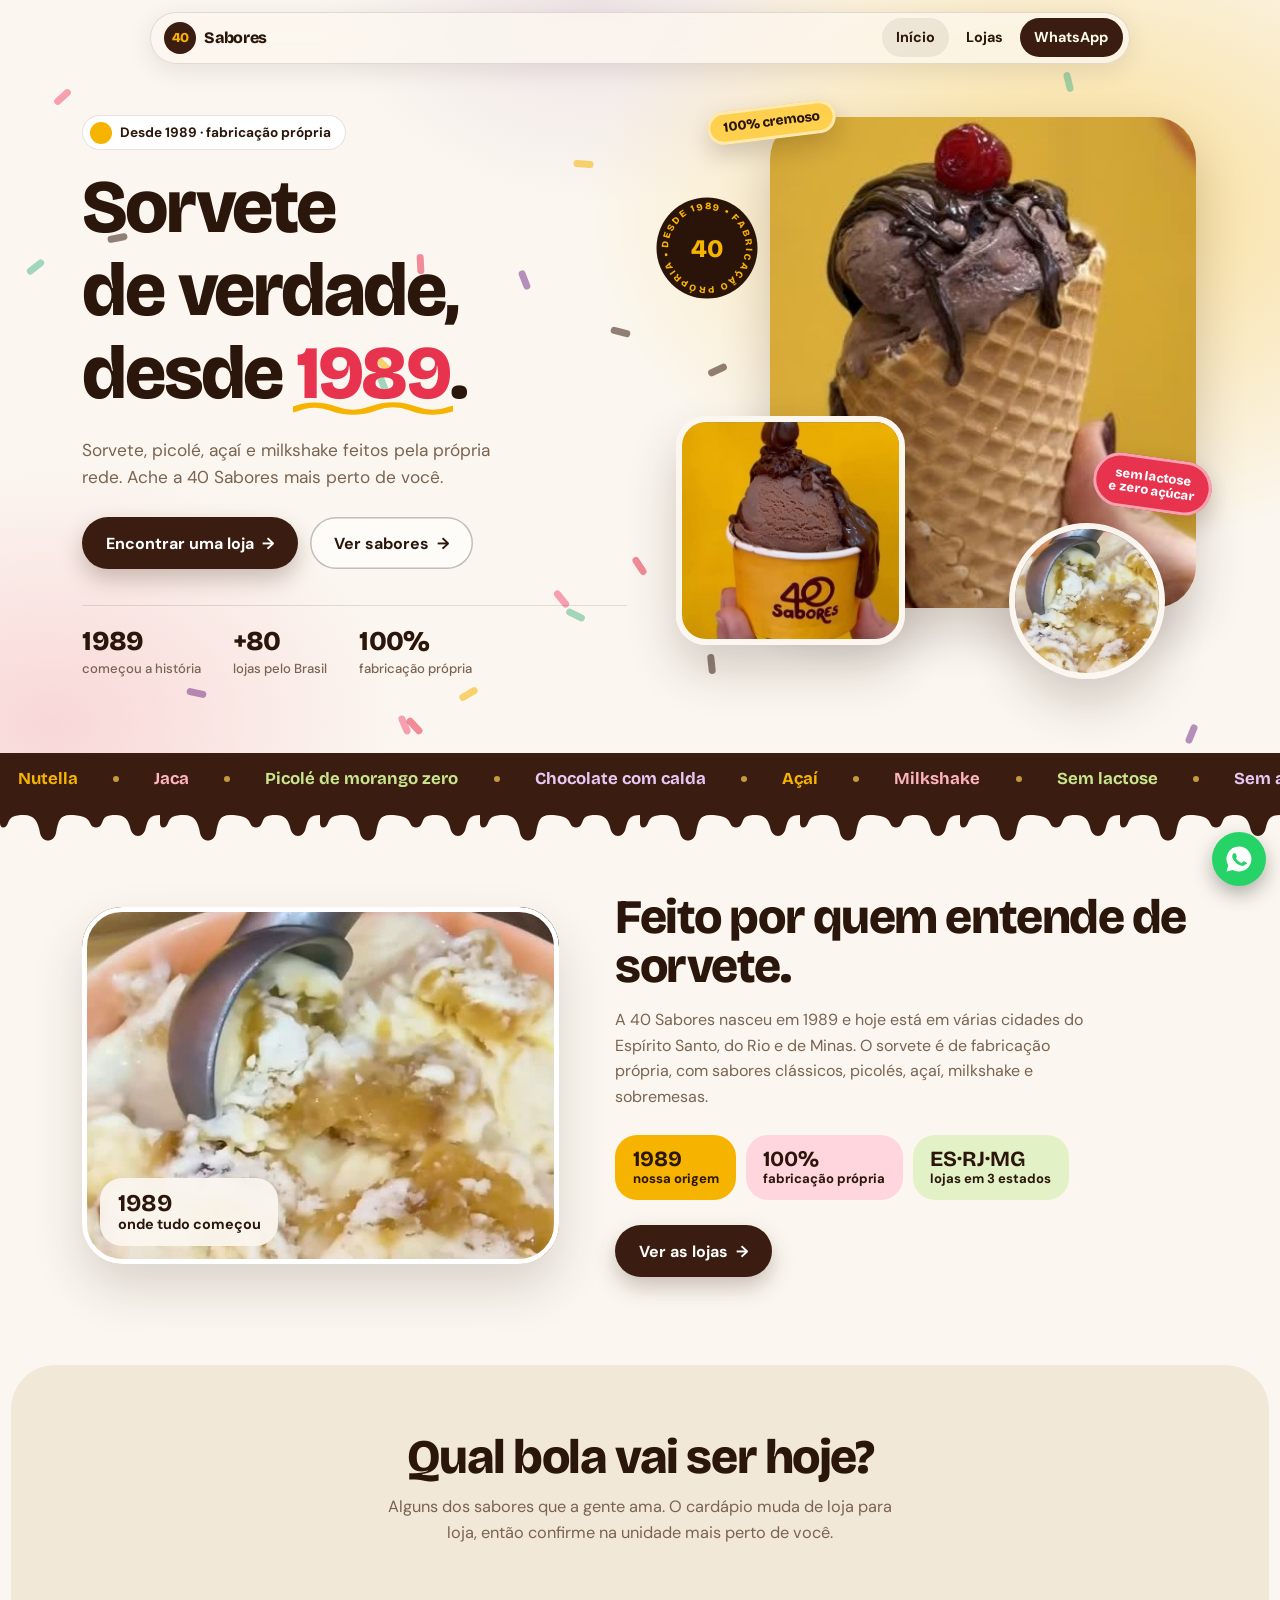
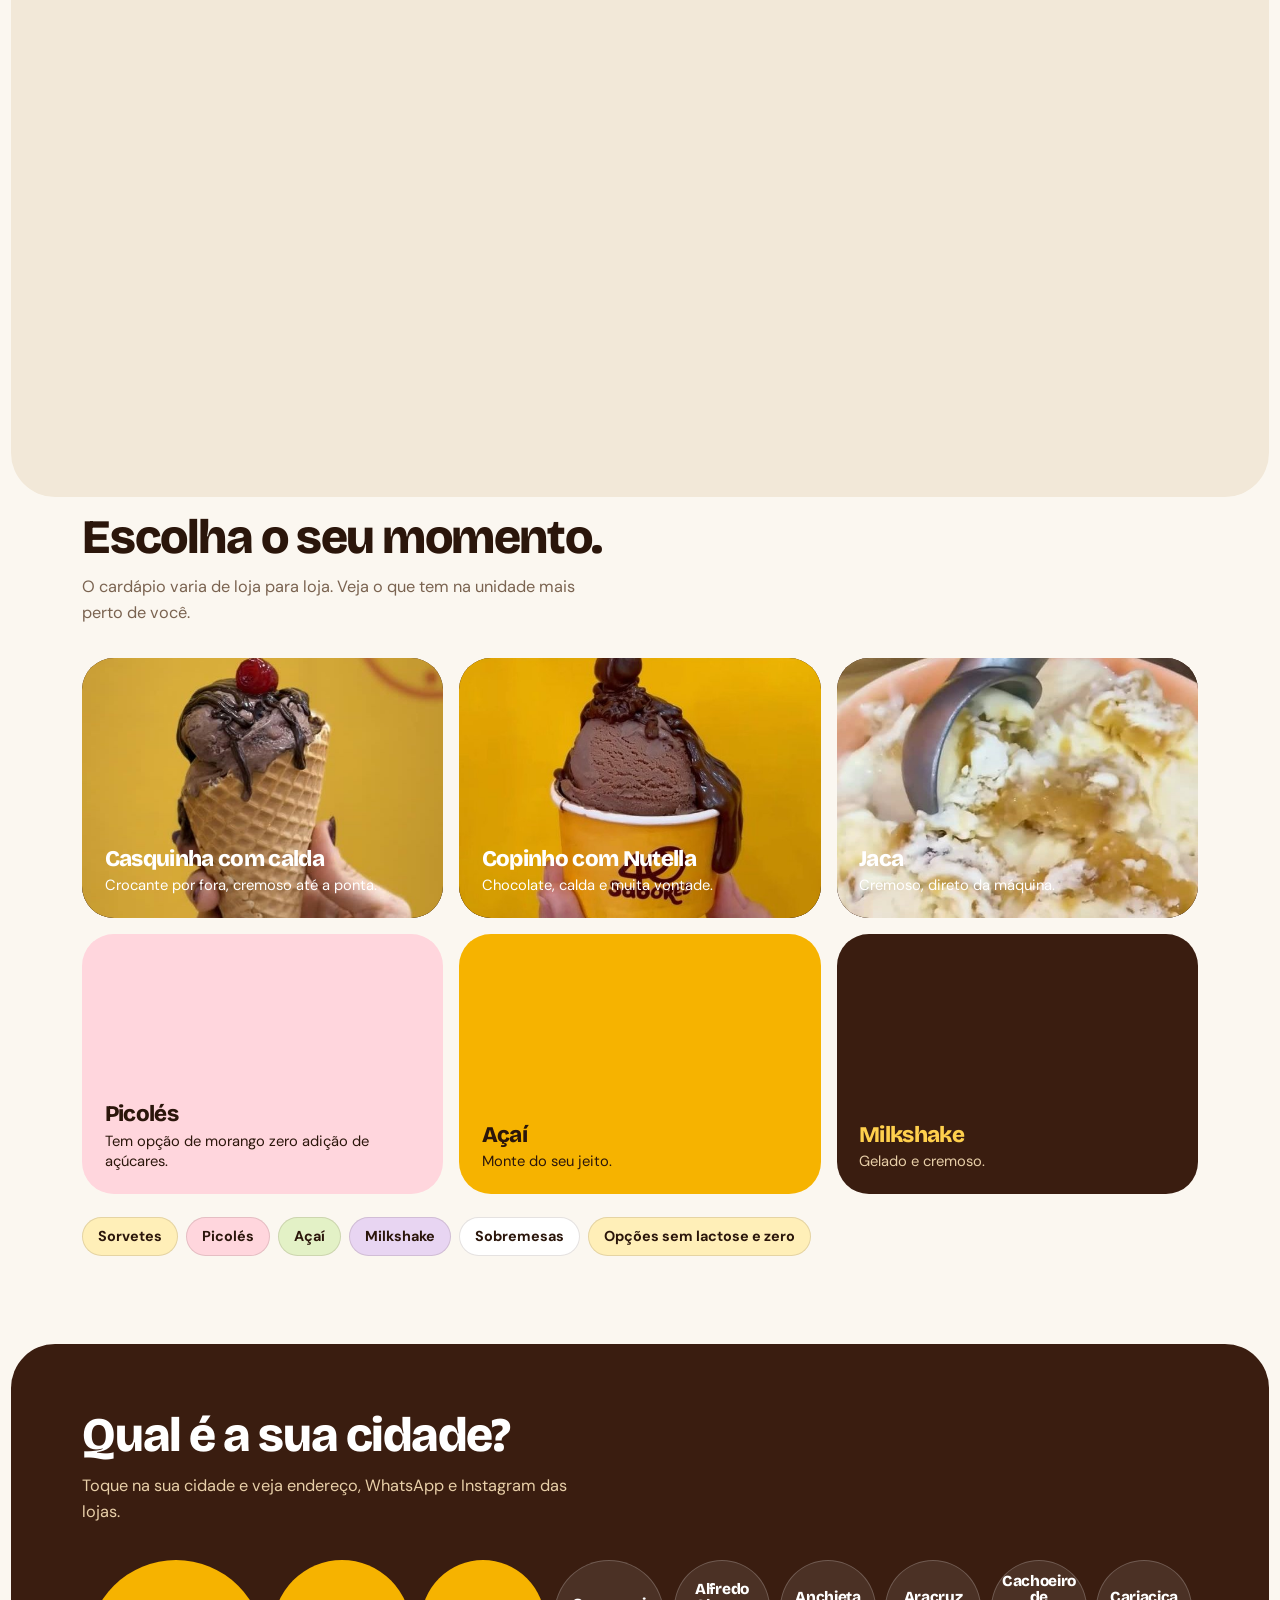
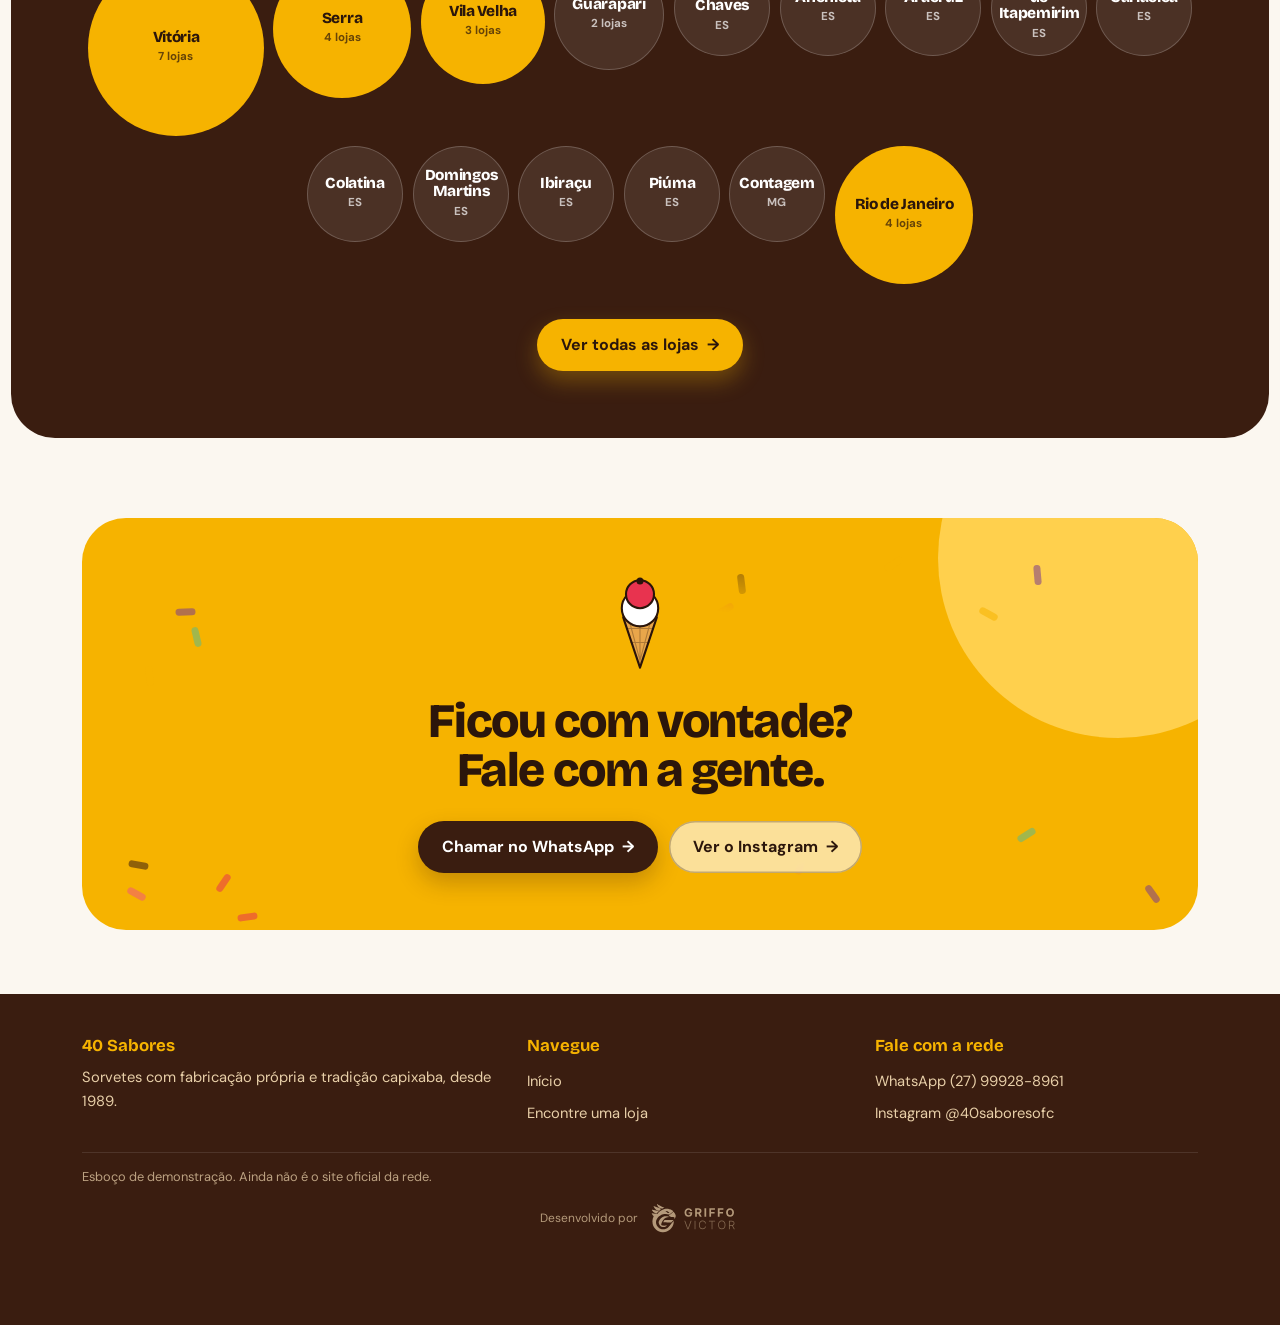
<file: index.html>
<!DOCTYPE html><html lang="pt-BR"><head><meta charset="utf-8"><meta name="viewport" content="width=device-width,initial-scale=1">
<title>40 Sabores — sorvete de verdade, desde 1989</title><meta name="description" content="40 Sabores: sorvete, picolé, açaí e milkshake com fabricação própria desde 1989. Encontre a loja mais perto de você.">
<link rel="preconnect" href="https://fonts.googleapis.com"><link rel="preconnect" href="https://fonts.gstatic.com" crossorigin>
<link href="https://fonts.googleapis.com/css2?family=Bricolage+Grotesque:opsz,wght@12..96,700;12..96,800&family=DM+Sans:wght@400;500;700;800&display=swap" rel="stylesheet">
<link rel="stylesheet" href="estilo.css?v=13"></head><body>
<main>
<section class="hero"><div class="conf" id="conf1" aria-hidden="true"></div><div class="wrap">
 <div>
  <div class="chips-top"><i></i>Desde 1989 · fabricação própria</div>
  <h1><span class="l"><span>Sorvete</span></span><span class="l"><span>de verdade,</span></span><span class="l"><span>desde <em>1989</em>.</span></span></h1>
  <p class="l-sub">Sorvete, picolé, açaí e milkshake feitos pela própria rede. Ache a 40 Sabores mais perto de você.</p>
  <div class="bt"><a class="btn b-esc" href="lojas.html">Encontrar uma loja</a><a class="btn b-lin" href="#sabores">Ver sabores</a></div>
  <div class="stats"><div><b>1989</b><span>começou a história</span></div><div><b data-n="80" data-pre="+">+80</b><span>lojas pelo Brasil</span></div><div><b>100%</b><span>fabricação própria</span></div></div>
 </div>
 <div class="arte">
  <figure class="pf pf1"><img src="foto-casquinha.jpg" alt="Casquinha com sorvete de chocolate, calda e cereja"></figure>
  <figure class="pf pf2"><img src="foto-copo.jpg" alt="Copinho 40 Sabores com sorvete de chocolate e calda" style="object-position:40% 50%"></figure>
  <figure class="pf pf3"><img src="foto-jaca.jpg" alt="Sorvete cremoso de jaca sendo servido"></figure>
  <div class="adesivo a1" aria-hidden="true">sem lactose<br>e zero açúcar</div><div class="adesivo a2" aria-hidden="true">100% cremoso</div>
  <div class="selo" aria-hidden="true"><svg viewBox="0 0 140 140"><defs><path id="c" d="M70 70m-52 0a52 52 0 1 1 104 0a52 52 0 1 1 -104 0"/></defs><circle cx="70" cy="70" r="68" fill="#2A1409"/><text font-family="Bricolage Grotesque,Arial Black,sans-serif" font-weight="800" font-size="13" fill="#F6B300"><textPath href="#c" textLength="320" lengthAdjust="spacing">DESDE 1989 • FABRICAÇÃO PRÓPRIA •</textPath></text><text x="70" y="82" text-anchor="middle" font-family="Bricolage Grotesque,Arial Black,sans-serif" font-weight="800" font-size="34" fill="#F6B300">40</text></svg></div>
 </div>
</div></section>
<div class="faixa" aria-label="Alguns sabores e produtos"><div class="trilho" id="trilho"></div></div>

<section class="hist"><div class="wrap">
 <div class="cardimg rv"><img src="foto-jaca.jpg" alt="Sorvete cremoso de jaca sendo servido"><div class="fl"><b>1989</b>onde tudo começou</div></div>
 <div class="rv"><h2>Feito por quem entende de sorvete.</h2>
  <p class="t">A 40 Sabores nasceu em 1989 e hoje está em várias cidades do Espírito Santo, do Rio e de Minas. O sorvete é de fabricação própria, com sabores clássicos, picolés, açaí, milkshake e sobremesas.</p>
  <div class="pilares"><div class="pil p1"><b>1989</b>nossa origem</div><div class="pil p2"><b>100%</b>fabricação própria</div><div class="pil p3"><b>ES·RJ·MG</b>lojas em 3 estados</div></div>
  <div class="bt"><a class="btn b-esc" href="lojas.html">Ver as lojas</a></div></div>
</div></section>

<section class="vit"><div class="wrap">
 <h2 class="rv">Qual bola vai ser hoje?</h2>
 <p class="intro rv">Alguns dos sabores que a gente ama. O cardápio muda de loja para loja, então confirme na unidade mais perto de você.</p>
 <div class="bolas" id="bolas"></div>
</div></section>

<section class="sab" id="sabores"><div class="wrap">
 <h2 class="rv">Escolha o seu momento.</h2>
 <p class="intro rv">O cardápio varia de loja para loja. Veja o que tem na unidade mais perto de você.</p>
 <div class="grade">
  <a class="cd foto rv" href="lojas.html"><img src="foto-casquinha.jpg" alt="" loading="lazy"><h3>Casquinha com calda</h3><p>Crocante por fora, cremoso até a ponta.</p></a>
  <a class="cd foto rv" href="lojas.html"><img src="foto-copo.jpg" alt="" loading="lazy" style="object-position:45% 50%"><h3>Copinho com Nutella</h3><p>Chocolate, calda e muita vontade.</p></a>
  <a class="cd foto rv" href="lojas.html"><img src="foto-jaca.jpg" alt="" loading="lazy"><h3>Jaca</h3><p>Cremoso, direto da máquina.</p></a>
  <div class="cd a rv"><h3>Picolés</h3><p>Tem opção de morango zero adição de açúcares.</p></div>
  <div class="cd b rv"><h3>Açaí</h3><p>Monte do seu jeito.</p></div>
  <div class="cd c rv"><h3>Milkshake</h3><p>Gelado e cremoso.</p></div>
 </div>
 <div class="pills"><span>Sorvetes</span><span>Picolés</span><span>Açaí</span><span>Milkshake</span><span>Sobremesas</span><span>Opções sem lactose e zero</span></div>
</div></section>

<section class="cid"><div class="wrap"><h2>Qual é a sua cidade?</h2><p class="intro">Toque na sua cidade e veja endereço, WhatsApp e Instagram das lojas.</p>
 <div class="bolhas" id="bolhas"></div>
 <div class="mais"><a class="btn b-gema" href="lojas.html">Ver todas as lojas</a></div></div></section>

<section class="fale"><div class="wrap"><div class="caixa"><div class="conf" id="conf2" aria-hidden="true"></div><div class="cone" id="cone"></div>
 <h2>Ficou com vontade? Fale com a gente.</h2>
 <div class="bt"><a class="btn b-esc" target="_blank" rel="noopener" href="https://wa.me/5527999288961?text=Ol%C3%A1%2C%2040%20Sabores!%20Vim%20pelo%20site.">Chamar no WhatsApp</a><a class="btn b-lin" target="_blank" rel="noopener" href="https://www.instagram.com/40saboresofc/">Ver o Instagram</a></div>
</div></div></section>
</main>
<script src="comum.js?v=10"></script><script>
montarLayout("inicio");efeitosHome();
const tr=document.getElementById("trilho");const bloco=SABORES.map(s=>"<span>"+s+"</span>").join("");tr.innerHTML=bloco+bloco;
bolhas(document.getElementById("bolhas"),LOJAS,{href:c=>"lojas.html?q="+encodeURIComponent(c)});
document.getElementById("cone").innerHTML=CONE;
confete(document.getElementById("conf1"),26);confete(document.getElementById("conf2"),18);
document.getElementById("bolas").innerHTML=BOLAS.map((b,i)=>`<div class="bola rv" style="--c:${b.t}"><div class="arte-b">${bolaSvg(b.c,b.e)}</div><b>${b.n}</b></div>`).join("");
</script></body></html>
</file>
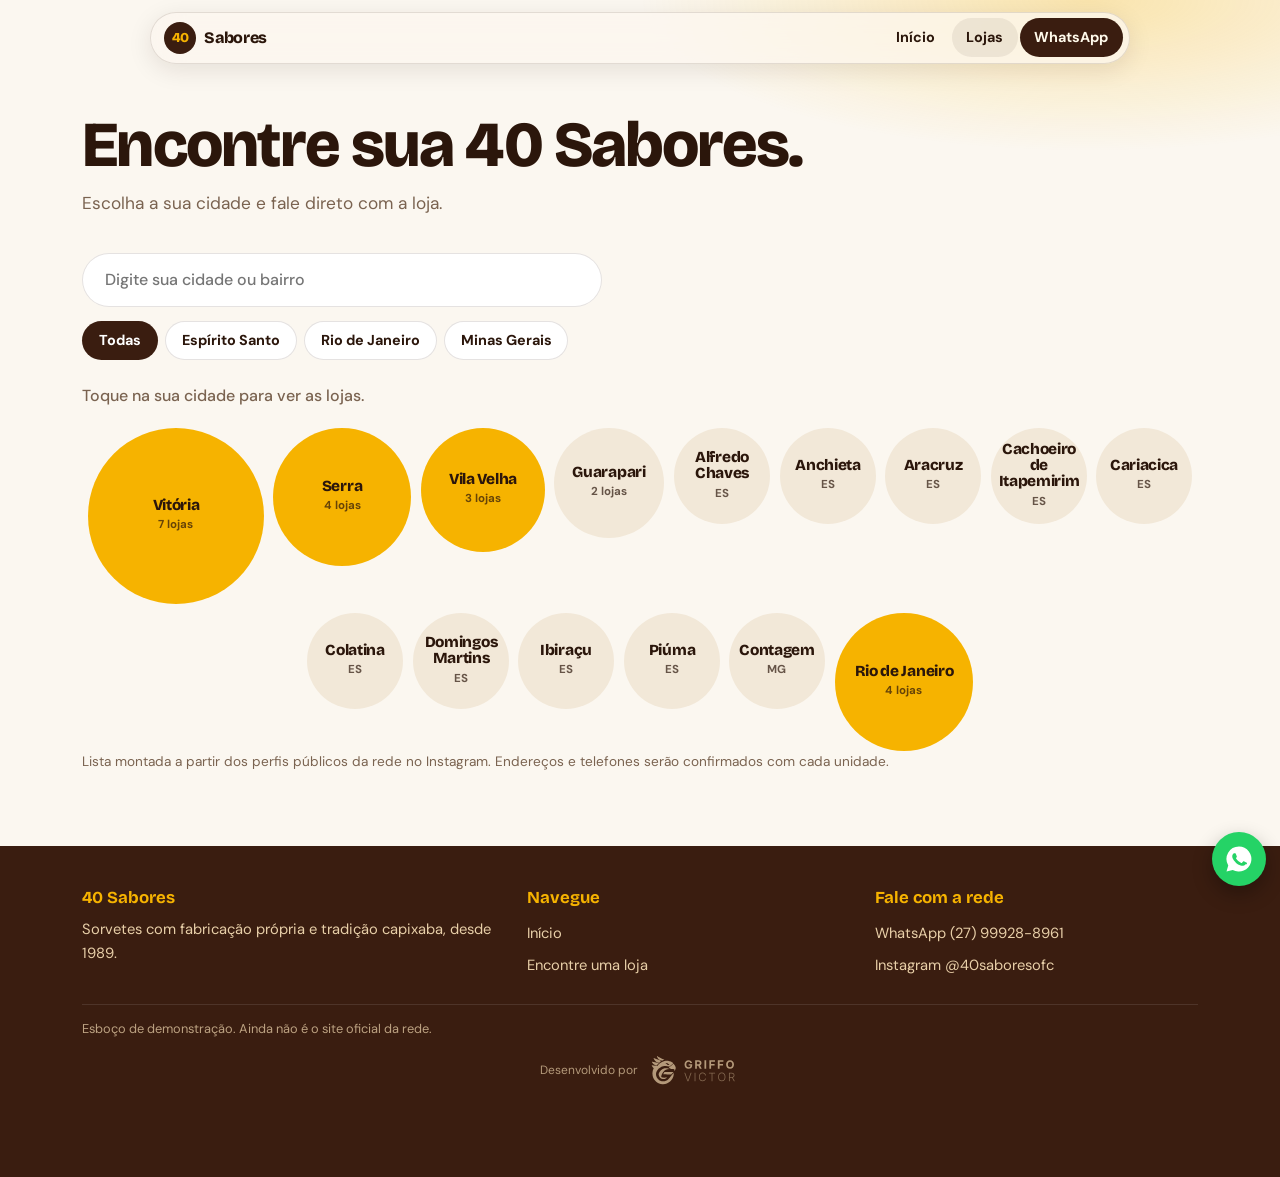
<file: lojas.html>
<!DOCTYPE html><html lang="pt-BR"><head><meta charset="utf-8"><meta name="viewport" content="width=device-width,initial-scale=1">
<title>Lojas — 40 Sabores</title><meta name="description" content="Encontre a 40 Sabores mais perto de você: endereço, WhatsApp e Instagram.">
<link rel="preconnect" href="https://fonts.googleapis.com"><link rel="preconnect" href="https://fonts.gstatic.com" crossorigin>
<link href="https://fonts.googleapis.com/css2?family=Bricolage+Grotesque:opsz,wght@12..96,700;12..96,800&family=DM+Sans:wght@400;500;700;800&display=swap" rel="stylesheet">
<link rel="stylesheet" href="estilo.css?v=13"></head><body>
<main>
<section class="topo-pg"><div class="wrap"><h1>Encontre sua 40 Sabores.</h1><p>Escolha a sua cidade e fale direto com a loja.</p></div></section>
<section class="escolha"><div class="wrap">
 <form class="busca" onsubmit="return false" role="search"><label class="sr" for="q">Buscar cidade ou bairro</label><input id="q" type="search" placeholder="Digite sua cidade ou bairro" autocomplete="off"></form>
 <div class="ufs" id="ufs" role="group" aria-label="Estado"></div>
 <p class="dica" id="dica" aria-live="polite"></p>
 <div class="bolhas" id="bolhas"></div>
 <section class="painel" id="painel" hidden aria-live="polite"><div class="ph"><h2 id="pt"></h2><button type="button" id="fechar">Ver outras cidades</button></div><div class="cards" id="cards"></div></section>
 <p class="vazio" id="vazio" hidden>Nenhuma loja encontrada. Tente outra cidade ou fale com a rede pelo WhatsApp.</p>
 <p class="nota">Lista montada a partir dos perfis públicos da rede no Instagram. Endereços e telefones serão confirmados com cada unidade.</p>
</div></section>
</main>
<script src="comum.js?v=10"></script><script>
montarLayout("lojas");
const norm=s=>s.normalize("NFD").replace(/[\u0300-\u036f]/g,"").toLowerCase();
const IG='<svg viewBox="0 0 24 24" width="22" height="22" fill="none" stroke="currentColor" stroke-width="2" aria-hidden="true"><rect x="3" y="3" width="18" height="18" rx="5"/><circle cx="12" cy="12" r="4"/><circle cx="17.5" cy="6.5" r="1" fill="currentColor" stroke="none"/></svg>';
const PIN='<svg viewBox="0 0 24 24" width="22" height="22" fill="#2A1409" aria-hidden="true"><path d="M12 2a7 7 0 0 0-7 7c0 5 7 13 7 13s7-8 7-13a7 7 0 0 0-7-7zm0 9.5A2.5 2.5 0 1 1 12 6.500a2.500 2.500 0 0 1 0 5z"/></svg>';
const ZP=ZAP_ICO.replace(/width="30" height="30"/,'width="24" height="24"');
const $=id=>document.getElementById(id);
let uf="",cid="";
const UFS=[...new Set(LOJAS.map(x=>x.uf))];
const NOME={ES:"Espírito Santo",RJ:"Rio de Janeiro",MG:"Minas Gerais"};
function lista(){const q=norm($("q").value.trim());return LOJAS.filter(x=>(!uf||x.uf===uf)&&(!q||norm(x.cidade+" "+x.uf+" "+x.nome+" "+x.end).includes(q)))}
function abrir(c){cid=c;desenhar(true)}
function desenhar(rolar){
 let l=lista();const cs=[...new Set(l.map(x=>x.cidade))];
 if($("q").value.trim()&&cs.length===1)cid=cs[0];
 if(cid&&!cs.includes(cid))cid="";
 const u=$("ufs");u.innerHTML="";
 [["","Todas"]].concat(UFS.map(e=>[e,NOME[e]||e])).forEach(([v,t])=>{const b=document.createElement("button");b.type="button";b.textContent=t;b.setAttribute("aria-pressed",uf===v);b.onclick=()=>{uf=v;cid="";desenhar()};u.append(b)});
 bolhas($("bolhas"),l,{ativa:cid,fn:abrir});
 $("bolhas").hidden=!!cid&&false;
 $("dica").textContent=l.length?(cid?"":"Toque na sua cidade para ver as lojas."):"";
 $("vazio").hidden=l.length>0;
 const p=$("painel");
 if(!cid){p.hidden=true;return}
 const ls=l.filter(x=>x.cidade===cid);
 $("pt").innerHTML=cid+"<small>"+ls[0].uf+" · "+ls.length+(ls.length>1?" lojas":" loja")+"</small>";
 $("cards").innerHTML=ls.map(x=>{
  const lnk=x.zap?zap(x.zap,"Olá, "+x.nome+"! Vim pelo site."):zap(WHATSAPP_REDE,"Olá! Gostaria de falar com a loja "+x.nome+".");
  const t=x.zap?"WhatsApp da loja":"Falar pela rede";
  return `<article class="loja"><span class="pin">${PIN}</span><div class="inf"><h3>${x.nome.replace("40 Sabores ","")===x.cidade?"40 Sabores":x.nome.replace("40 Sabores ","")}</h3>${x.end!==x.nome.replace("40 Sabores ","")?`<p>${x.end}</p>`:""}${x.tag?`<span class="tag">${x.tag}</span>`:""}</div>
  <div class="ac"><a class="ic z" target="_blank" rel="noopener" href="${lnk}" aria-label="${t}: ${x.nome}" title="${t}">${ZP}</a><a class="ic i" target="_blank" rel="noopener" href="https://www.instagram.com/${x.insta}/" aria-label="Instagram: ${x.nome}" title="Instagram">${IG}</a></div></article>`}).join("");
 p.hidden=false;
 if(rolar&&!reduz)p.scrollIntoView({behavior:"smooth",block:"start"});
}
$("fechar").onclick=()=>{cid="";desenhar();$("bolhas").scrollIntoView({behavior:"smooth",block:"center"})};
$("q").addEventListener("input",()=>{cid="";desenhar()});
const q0=new URLSearchParams(location.search).get("q")||"";
if(q0){const c=LOJAS.find(x=>norm(x.cidade)===norm(q0));if(c){cid=c.cidade}else{$("q").value=q0}}
desenhar();
</script></body></html>
</file>
<file: estilo.css>
:root{--bg:#FBF7F0;--areia:#F2E8D8;--ink:#2B160B;--choc:#3A1D10;--gema:#F6B300;--gema2:#FFD04D;--morango:#E8334F;--suave:#7a6350;--rosa:#FFD6DD;--pistache:#E3F1C6;--lilas:#E8D5F2;--creme:#FFEFB8;--linha:rgba(43,22,11,.12);
 --disp:"Bricolage Grotesque","Arial Black","Segoe UI",system-ui,sans-serif;--txt:"DM Sans","Segoe UI",system-ui,sans-serif}
*{box-sizing:border-box;margin:0;padding:0}
html{scroll-behavior:smooth;font-size:16px;overflow-x:hidden}
body{font-family:var(--txt);color:var(--ink);background:var(--bg);line-height:1.6;-webkit-font-smoothing:antialiased;overflow-x:clip}
img{display:block;max-width:100%}
a{color:inherit}
:focus-visible{outline:3px solid var(--morango);outline-offset:3px;border-radius:10px}
.wrap{max-width:1160px;margin:0 auto;padding:0 1.4rem}
.sr{position:absolute;left:-9999px}
h1,h2,h3{font-family:var(--disp);font-weight:800;line-height:1.02;letter-spacing:-.03em}
h2{font-size:clamp(1.9rem,4vw,3rem)}
.intro{max-width:32rem;color:var(--suave);font-size:1.02rem;margin-top:.8rem}
.rv{opacity:0;transform:translateY(14px);transition:opacity .6s,transform .6s;transition-delay:calc(var(--k,0)*70ms)}
.rv.in{opacity:1;transform:none}
html:not(.js) .rv{opacity:1;transform:none}

/* ===== menu ===== */
.menu{position:fixed;z-index:80;top:12px;left:50%;transform:translateX(-50%);width:min(980px,calc(100% - 20px));
 display:flex;align-items:center;justify-content:space-between;gap:.6rem;padding:.4rem .45rem .4rem .9rem;border-radius:999px;
 background:rgba(251,247,240,.78);backdrop-filter:blur(16px) saturate(1.5);-webkit-backdrop-filter:blur(16px) saturate(1.5);color:var(--ink);
 box-shadow:0 6px 24px rgba(43,22,11,.1),inset 0 0 0 1px var(--linha);transition:top .3s,background .3s}
.menu.pequeno{top:8px;background:rgba(251,247,240,.94)}
.logo{display:flex;align-items:center;gap:.5rem;text-decoration:none;font-family:var(--disp);font-weight:800;font-size:1rem;letter-spacing:-.02em}
.logo .n{display:grid;place-items:center;width:32px;height:32px;border-radius:50%;background:var(--choc);color:var(--gema);font-size:.85rem}
.menu nav{display:flex;align-items:center;gap:.15rem}
.menu nav a{text-decoration:none;font-weight:700;font-size:.9rem;padding:.5rem .9rem;border-radius:999px;transition:background .2s;white-space:nowrap}
.menu nav a:hover,.menu nav a.on{background:rgba(43,22,11,.07)}
.menu nav a.cta{background:var(--choc);color:var(--leite,#FFFAEB)}
.menu nav a.cta:hover{background:var(--ink)}

/* ===== botões ===== */
.btn{display:inline-flex;align-items:center;justify-content:center;gap:.5rem;min-height:52px;padding:.7rem 1.5rem;border-radius:999px;font:inherit;font-weight:700;font-size:1rem;text-decoration:none;border:0;cursor:pointer;transition:transform .2s,box-shadow .2s,background .2s}
.btn:hover{transform:translateY(-2px)}
.b-esc{background:var(--choc);color:#fff;box-shadow:0 10px 22px rgba(58,29,16,.25)}
.b-esc:hover{background:var(--ink)}
.b-lin{background:transparent;color:var(--ink);box-shadow:inset 0 0 0 1.5px rgba(43,22,11,.28)}
.b-lin:hover{background:var(--ink);color:#fff}
.b-gema{background:var(--gema);color:var(--ink);box-shadow:0 10px 22px rgba(246,179,0,.3)}
.b-gema:hover{background:var(--gema2)}
.b-mor{background:var(--morango);color:#fff;box-shadow:0 10px 22px rgba(232,51,79,.25)}
.b-zap{background:#25D366;color:#053}
.bt{display:flex;gap:.7rem;flex-wrap:wrap;margin-top:1.6rem}

/* ===== hero ===== */
.hero{position:relative;padding:7.2rem 0 4.5rem;overflow:hidden;isolation:isolate;background:radial-gradient(ellipse 55% 65% at 84% 28%,rgba(246,179,0,.38),transparent 70%),radial-gradient(ellipse 40% 50% at 4% 96%,rgba(240,87,122,.2),transparent 70%),radial-gradient(ellipse 30% 40% at 46% 0%,rgba(122,58,140,.1),transparent 70%),var(--bg)}
.hero .wrap{display:grid;grid-template-columns:1.02fr .98fr;gap:3rem;align-items:center}
.chips-top{display:inline-flex;align-items:center;gap:.5rem;margin-bottom:1.2rem;background:#fff;box-shadow:inset 0 0 0 1px var(--linha);padding:.4rem .9rem .4rem .5rem;border-radius:999px;font-weight:700;font-size:.85rem}
.chips-top i{width:22px;height:22px;border-radius:50%;background:var(--gema);display:inline-block}
.hero h1{font-size:clamp(2.6rem,6vw,4.7rem)}
.hero h1 .l{display:block;overflow:hidden;padding-bottom:.08em}
.hero h1 .l span{display:inline-block;transform:translateY(105%);animation:sobe .9s cubic-bezier(.2,.9,.2,1) forwards}
.hero h1 .l:nth-child(2) span{animation-delay:.1s}.hero h1 .l:nth-child(3) span{animation-delay:.2s}
@keyframes sobe{to{transform:none}}
.l-sub{max-width:28rem;margin-top:1.2rem;font-size:1.08rem;color:var(--suave);opacity:0;animation:surge .8s .5s forwards}
.hero .bt,.chips-top{opacity:0;animation:surge .8s .7s forwards}.chips-top{animation-delay:.05s}
@keyframes surge{from{opacity:0;transform:translateY(12px)}to{opacity:1;transform:none}}
.stats{display:flex;gap:2rem;margin-top:2.2rem;padding-top:1.4rem;border-top:1px solid var(--linha);opacity:0;animation:surge .8s .9s forwards}
.stats b{display:block;font-family:var(--disp);font-size:1.7rem;font-weight:800;letter-spacing:-.03em;line-height:1}
.stats span{font-size:.82rem;color:var(--suave);font-weight:500}
.arte{position:relative;width:100%;max-width:520px;justify-self:center;aspect-ratio:1/1.08}
.pf{position:absolute;margin:0;overflow:hidden;box-shadow:0 24px 50px rgba(43,22,11,.2);
 transform:translate(calc(var(--px,0)*var(--d)*1px),calc(var(--py,0)*var(--d)*1px));transition:transform .2s}
.pf img{width:100%;height:100%;object-fit:cover}
.pf1{--d:8;right:0;top:0;width:82%;aspect-ratio:4/4.6;border-radius:42px}
.pf2{--d:18;left:0;bottom:6%;width:44%;aspect-ratio:1;border-radius:30px;border:6px solid var(--bg);z-index:2}
.pf3{--d:24;right:6%;bottom:0;width:30%;aspect-ratio:1;border-radius:50%;border:6px solid var(--bg);z-index:3}
.selo{position:absolute;left:-2%;top:4%;width:104px;height:104px;z-index:4;animation:gira 24s linear infinite}
.selo svg{width:100%;height:100%}@keyframes gira{to{transform:rotate(360deg)}}

/* ===== faixa ===== */
.faixa{background:var(--choc);color:var(--gema);overflow:hidden;padding:.8rem 0}
.trilho{display:flex;width:max-content;animation:corre 40s linear infinite}
@keyframes corre{to{transform:translateX(-50%)}}
.trilho span{font-family:var(--disp);font-weight:700;font-size:1.05rem;white-space:nowrap;padding:0 1.1rem;display:flex;align-items:center;gap:2.2rem}
.trilho span::after{content:"";width:6px;height:6px;border-radius:50%;background:var(--gema2);opacity:.7;flex:none}

/* ===== história ===== */
.hist{padding:5.5rem 0}
.hist .wrap{display:grid;grid-template-columns:.9fr 1.1fr;gap:3.5rem;align-items:center}
.hist p.t{margin-top:1rem;color:var(--suave);max-width:30rem}
.cardimg{position:relative;border-radius:40px;overflow:hidden;aspect-ratio:4/3;box-shadow:0 24px 50px rgba(43,22,11,.16)}
.cardimg img{width:100%;height:100%;object-fit:cover}
.cardimg .fl{position:absolute;left:1.1rem;bottom:1.1rem;background:rgba(251,247,240,.92);backdrop-filter:blur(8px);border-radius:22px;padding:.8rem 1.1rem;font-weight:700;font-size:.9rem;line-height:1.3}
.cardimg .fl b{display:block;font-family:var(--disp);font-size:1.5rem;line-height:1}

/* ===== sabores ===== */
.sab{padding:1rem 0 5.5rem}
.sab .topo{display:flex;align-items:end;justify-content:space-between;gap:1rem;flex-wrap:wrap}
.grade{display:grid;grid-template-columns:repeat(3,1fr);gap:16px;margin-top:2rem}
.cd{position:relative;border-radius:32px;overflow:hidden;min-height:260px;display:flex;flex-direction:column;justify-content:flex-end;padding:1.4rem;text-decoration:none;transition:transform .35s}
.cd:hover{transform:translateY(-5px)}
.cd h3{font-size:1.4rem}.cd p{font-size:.92rem;margin-top:.3rem;line-height:1.4}
.cd.foto{color:#fff;background:var(--choc)}
.cd.foto img{position:absolute;inset:0;width:100%;height:100%;object-fit:cover;transition:transform .6s}
.cd.foto:hover img{transform:scale(1.05)}
.cd.foto::after{content:"";position:absolute;inset:0;background:linear-gradient(0deg,rgba(43,22,11,.8),transparent 60%)}
.cd.foto>*{position:relative;z-index:2}
.cd.a{background:var(--rosa)}.cd.b{background:var(--gema)}.cd.c{background:var(--choc);color:var(--gema2)}
.cd.c p{color:#e8cfa8}
.pills{display:flex;flex-wrap:wrap;gap:.5rem;margin-top:1.4rem}
.pills span{background:#fff;font-weight:700;font-size:.9rem;padding:.5rem 1rem;border-radius:999px;box-shadow:inset 0 0 0 1px var(--linha)}

/* ===== cidades (bolhas) ===== */
.cid{background:var(--choc);color:#FFFAEB;margin:0 .7rem;border-radius:44px;padding:4.2rem 0}
.cid h2{color:#fff}.cid .intro{color:#e8cfa8}
.bolhas{display:flex;flex-wrap:wrap;justify-content:center;gap:.6rem;margin-top:2.2rem}
.bol{width:var(--d);height:var(--d);border-radius:50%;border:0;display:grid;place-content:center;text-align:center;padding:.6rem;text-decoration:none;font:inherit;cursor:pointer;
 background:var(--areia);color:var(--ink);transition:transform .35s cubic-bezier(.3,1.6,.5,1),background .2s,box-shadow .3s;animation:pop .6s cubic-bezier(.3,1.4,.5,1) both;animation-delay:calc(var(--i)*45ms)}
.bol b{font-family:var(--disp);font-weight:800;font-size:clamp(.8rem,1.2vw,1.02rem);line-height:1.05;letter-spacing:-.02em}
.bol small{font-size:.72rem;font-weight:700;opacity:.7;margin-top:.2rem}
.bol:hover{transform:scale(1.08)}
.bol.g{background:var(--gema)}
.cid .bol{background:rgba(255,255,255,.09);color:#fff;box-shadow:inset 0 0 0 1px rgba(255,255,255,.2)}
.cid .bol.g{background:var(--gema);color:var(--ink);box-shadow:none}
.cid .bol:hover{background:var(--gema2);color:var(--ink)}
.bol.on{box-shadow:0 0 0 4px var(--bg),0 0 0 7px var(--morango)!important;background:var(--gema)!important;color:var(--ink)!important}
@keyframes pop{from{opacity:0;transform:scale(.4)}to{opacity:1;transform:none}}
.mais{display:flex;justify-content:center;margin-top:2.2rem}

/* ===== fechamento ===== */
.fale{padding:5rem 0 4rem}
.fale .caixa{background:var(--gema);border-radius:44px;padding:3.6rem 1.5rem;text-align:center;position:relative;overflow:hidden;isolation:isolate}
.fale .caixa::before{content:"";position:absolute;width:360px;height:360px;border-radius:50%;background:var(--gema2);right:-100px;top:-140px;z-index:-1}
.fale h2{max-width:16ch;margin:0 auto}
.fale .bt{justify-content:center}
.fale .cone{width:70px;margin:0 auto 1rem}

/* ===== lojas ===== */
.topo-pg{padding:7rem 0 1.4rem;background:radial-gradient(ellipse 50% 90% at 85% 0%,rgba(246,179,0,.28),transparent 70%),var(--bg)}
.topo-pg h1{font-size:clamp(2.4rem,5.6vw,4rem)}
.topo-pg p{margin-top:.8rem;font-size:1.08rem;color:var(--suave);max-width:30rem}
.escolha{padding:.8rem 0 2rem}
.busca{display:flex;gap:.5rem;max-width:520px;flex-wrap:wrap}
.busca input{flex:1;min-width:220px;min-height:54px;border-radius:999px;border:0;padding:0 1.4rem;font:inherit;font-weight:500;background:#fff;color:var(--ink);box-shadow:inset 0 0 0 1px var(--linha)}
.busca input:focus{outline:3px solid var(--gema)}
.ufs{display:flex;gap:.45rem;flex-wrap:wrap;margin-top:.9rem}
.ufs button{font:inherit;font-weight:700;font-size:.9rem;padding:.5rem 1.05rem;border-radius:999px;border:0;cursor:pointer;background:#fff;color:var(--ink);box-shadow:inset 0 0 0 1px var(--linha);transition:background .2s}
.ufs button[aria-pressed="true"]{background:var(--choc);color:#fff;box-shadow:none}
.dica{margin-top:1.4rem;color:var(--suave);font-weight:500}
.escolha .bolhas{margin-top:1.2rem}
.painel{background:var(--choc);color:#FFFAEB;border-radius:40px;padding:1.6rem 1.2rem 1.3rem;margin:1.2rem 0 2.4rem;scroll-margin-top:90px}
.painel[hidden]{display:none}
.ph{display:flex;align-items:center;justify-content:space-between;gap:1rem;flex-wrap:wrap;padding:.2rem .6rem 1.1rem}
.ph h2{font-size:clamp(1.8rem,3.8vw,2.6rem);color:#fff}.ph h2 small{font-family:var(--txt);font-size:.85rem;letter-spacing:0;color:#e8cfa8;margin-left:.5rem;font-weight:500}
.ph button{font:inherit;font-weight:700;font-size:.9rem;padding:.5rem 1.1rem;border-radius:999px;border:0;cursor:pointer;background:var(--gema);color:var(--ink)}
.cards{display:grid;grid-template-columns:repeat(auto-fill,minmax(310px,1fr));gap:10px}
.loja{background:#fff;color:var(--ink);border-radius:26px;padding:1.05rem 1rem 1.05rem 1.2rem;display:flex;align-items:center;gap:.9rem}
.loja .pin{flex:none;width:44px;height:44px;border-radius:50%;background:var(--areia);display:grid;place-items:center}
.loja .inf{flex:1;min-width:0}
.loja h3{font-size:1.1rem;line-height:1.1}
.loja p{color:var(--suave);font-weight:500;font-size:.88rem;line-height:1.35;margin-top:.2rem}
.loja .tag{display:inline-block;background:var(--areia);border-radius:999px;padding:.08rem .65rem;font-size:.74rem;font-weight:700;margin-top:.45rem}
.loja .ac{display:flex;gap:.4rem;flex:none}
.ic{display:grid;place-items:center;width:46px;height:46px;border-radius:50%;text-decoration:none;transition:transform .25s cubic-bezier(.3,1.6,.5,1)}
.ic:hover{transform:scale(1.12)}
.ic.z{background:#25D366}.ic.i{background:var(--choc);color:var(--gema)}
.nota{color:var(--suave);font-size:.85rem;padding:0 0 2.6rem}
.vazio{padding:1.5rem 0;text-align:center;color:var(--suave);font-weight:600}

/* ===== rodapé ===== */
footer{background:var(--choc);color:#e8cfa8;padding:2.4rem 0 5.5rem;font-size:.92rem}
footer .cols{display:grid;grid-template-columns:1.3fr 1fr 1fr;gap:1.6rem}
footer h4{font-family:var(--disp);color:var(--gema);font-size:1.05rem;margin-bottom:.4rem}
footer ul{list-style:none}
footer a{text-decoration:none;display:inline-block;padding:.25rem 0}
footer a:hover{color:var(--gema)}
footer .demo{margin-top:1.4rem;padding-top:.9rem;border-top:1px solid rgba(255,255,255,.14);font-size:.8rem;opacity:.75}
.credito-dev{display:flex;justify-content:center;padding:12px 0 0;--griffo-tinta:#e8cfa8;--griffo-destaque:#e8cfa8}
.credito-dev a{display:inline-flex;align-items:center;gap:12px;font-size:12px;text-decoration:none;opacity:.7;transition:opacity .2s}
.credito-dev a:hover{opacity:1}
.credito-dev svg{display:block;height:30px;width:auto;flex:none}
.zapfix{position:fixed;right:14px;bottom:14px;width:54px;height:54px;border-radius:50%;background:#25D366;display:grid;place-items:center;box-shadow:0 8px 20px rgba(0,0,0,.3);z-index:70;transition:transform .2s}
.zapfix:hover{transform:scale(1.08)}

/* ===== mobile ===== */
@media(max-width:820px){
 .hero{padding:5.6rem 0 2.4rem}.hero .wrap,.hist .wrap{grid-template-columns:1fr;gap:2rem}
 .arte{max-width:400px}.selo{width:80px;height:80px}
 .hist{padding:3.5rem 0}.sab{padding-bottom:3.5rem}
 .grade{grid-template-columns:1fr 1fr;gap:10px}.cd{min-height:200px;padding:1rem;border-radius:24px}.cd h3{font-size:1.15rem}.cd p{font-size:.82rem}
 .cd.foto:first-child{grid-column:span 2;min-height:230px}
 .cid{border-radius:32px;padding:3rem 0;margin:0 .5rem}
 .fale .caixa{border-radius:32px;padding:2.8rem 1.2rem}
 footer .cols{grid-template-columns:1fr}
 .menu nav a:not(.cta):not(.on){display:none}
 .painel{border-radius:30px;padding:1.2rem .7rem}
 .cards{grid-template-columns:1fr}
 .stats{gap:1.2rem}
}
@media(prefers-reduced-motion:reduce){
 *,*::before,*::after{animation:none!important;transition:none!important}
 .hero h1 .l span{transform:none}.l-sub,.hero .bt,.chips-top,.stats{opacity:1}.rv{opacity:1;transform:none}
}

/* ===== mais sabor (v10) ===== */
.conf{position:absolute;inset:0;z-index:-1;pointer-events:none;overflow:hidden}
.conf span{position:absolute;width:7px;height:20px;border-radius:99px;opacity:.55;animation:flutua var(--d,7s) ease-in-out var(--a,0s) infinite alternate}
@keyframes flutua{from{translate:0 0}to{translate:8px -16px}}
.hero h1 em{font-style:normal;position:relative;display:inline-block;color:var(--morango)}
.hero h1 em::after{content:"";position:absolute;left:-2%;right:-2%;bottom:-.06em;height:.2em;background:url("data:image/svg+xml,%3Csvg xmlns='http://www.w3.org/2000/svg' viewBox='0 0 60 12' preserveAspectRatio='none'%3E%3Cpath d='M0 7 Q7.500 0 15 6 T30 6 T45 6 T60 6' fill='none' stroke='%23F6B300' stroke-width='4' stroke-linecap='round'/%3E%3C/svg%3E") center/100% 100% no-repeat}
.adesivo{position:absolute;z-index:5;font-family:var(--disp);font-weight:800;line-height:1.1;text-align:center;border-radius:999px;box-shadow:0 10px 24px rgba(43,22,11,.2),inset 0 0 0 3px rgba(255,255,255,.55)}
.a1{right:-3%;bottom:30%;background:var(--morango);color:#fff;font-size:.8rem;padding:.8rem 1rem;transform:rotate(8deg)}
.a2{left:6%;top:-2%;background:var(--gema2);color:var(--ink);font-size:.85rem;padding:.55rem 1rem;transform:rotate(-7deg)}
.selo{left:-4%;top:14%}

/* chocolate escorrendo da faixa */
.faixa{position:relative;z-index:2}
.faixa::after{content:"";position:absolute;left:0;right:0;top:100%;height:36px;pointer-events:none;
 background:url("data:image/svg+xml,%3Csvg xmlns='http://www.w3.org/2000/svg' viewBox='0 0 160 36' preserveAspectRatio='none'%3E%3Cpath d='M0 0H160V10C150 10 148 14 146 22C144 34 132 34 130 22C128 14 124 10 116 10C106 10 104 12 102 18C100 24 92 24 90 18C88 12 80 10 70 10C60 10 58 16 56 28C54 38 42 38 40 28C38 16 34 10 24 10C14 10 10 12 8 18C6 24 0 24 0 18Z' fill='%233A1D10'/%3E%3C/svg%3E") repeat-x 0 0/160px 36px}
.trilho span:nth-child(4n+1){color:var(--gema)}.trilho span:nth-child(4n+2){color:#FFB3C1}.trilho span:nth-child(4n+3){color:#C8E58E}.trilho span:nth-child(4n){color:#E6C8F5}

/* pilares */
.pilares{display:flex;gap:.6rem;flex-wrap:wrap;margin-top:1.6rem}
.pil{border-radius:22px;padding:.8rem 1.1rem;font-weight:700;font-size:.82rem;line-height:1.25;transition:transform .3s cubic-bezier(.3,1.6,.5,1)}
.pil:hover{transform:translateY(-4px) rotate(-2deg)}
.pil b{display:block;font-family:var(--disp);font-size:1.35rem;line-height:1.05}
.p1{background:var(--gema)}.p2{background:var(--rosa)}.p3{background:var(--pistache)}
.cardimg{transform:rotate(-1.6deg)}
.cardimg::before{content:"";position:absolute;inset:0;border:5px solid #fff;border-radius:40px;z-index:2;pointer-events:none}

/* vitrine de bolas */
.vit{background:var(--areia);margin:0 .7rem;border-radius:44px;padding:4.2rem 0 4.4rem;text-align:center}
.vit .intro{margin-left:auto;margin-right:auto}
.bolas{display:grid;grid-template-columns:repeat(4,1fr);gap:14px;margin-top:2.4rem}
.bola{background:var(--c);border-radius:32px;padding:1.4rem .6rem 1.1rem;display:flex;flex-direction:column;align-items:center;gap:.5rem;cursor:default;transition:transform .35s cubic-bezier(.3,1.6,.5,1),box-shadow .3s}
.bola:hover{transform:translateY(-8px) rotate(-2deg);box-shadow:0 20px 36px rgba(43,22,11,.16)}
.bola b{font-family:var(--disp);font-weight:800;font-size:1.1rem;letter-spacing:-.02em}
.arte-b{width:110px;transition:transform .45s cubic-bezier(.3,1.8,.5,1)}
.arte-b svg{display:block;width:100%;height:auto}
.bola:hover .arte-b{transform:rotate(8deg) scale(1.1)}

.pills span:nth-child(5n+1){background:var(--creme)}.pills span:nth-child(5n+2){background:var(--rosa)}.pills span:nth-child(5n+3){background:var(--pistache)}.pills span:nth-child(5n+4){background:var(--lilas)}
.fale .caixa .conf{z-index:0}.fale .caixa>*:not(.conf){position:relative;z-index:1}
.btn::after{content:"→";transition:transform .25s}.btn:hover::after{transform:translateX(4px)}
.menu nav a.cta::after,.ph button::after,.busca .btn::after{content:none}
.b-lin{background:rgba(255,255,255,.6)}

@media(max-width:820px){
 .bolas{grid-template-columns:repeat(2,1fr);gap:10px}.vit{border-radius:32px;margin:0 .5rem;padding:3rem 0}
 .arte-b{width:88px}.a1{right:0;bottom:34%}.a2{left:2%}.cardimg{transform:none}
 .pil{flex:1 1 30%}
}
@media(prefers-reduced-motion:reduce){.cardimg,.a1,.a2{transition:none}}
.faixa{overflow:visible;overflow-x:clip}
.fale .conf{-webkit-mask-image:radial-gradient(ellipse 38% 48% at 50% 55%,transparent 70%,#000 100%);mask-image:radial-gradient(ellipse 38% 48% at 50% 55%,transparent 70%,#000 100%)}
</file>
